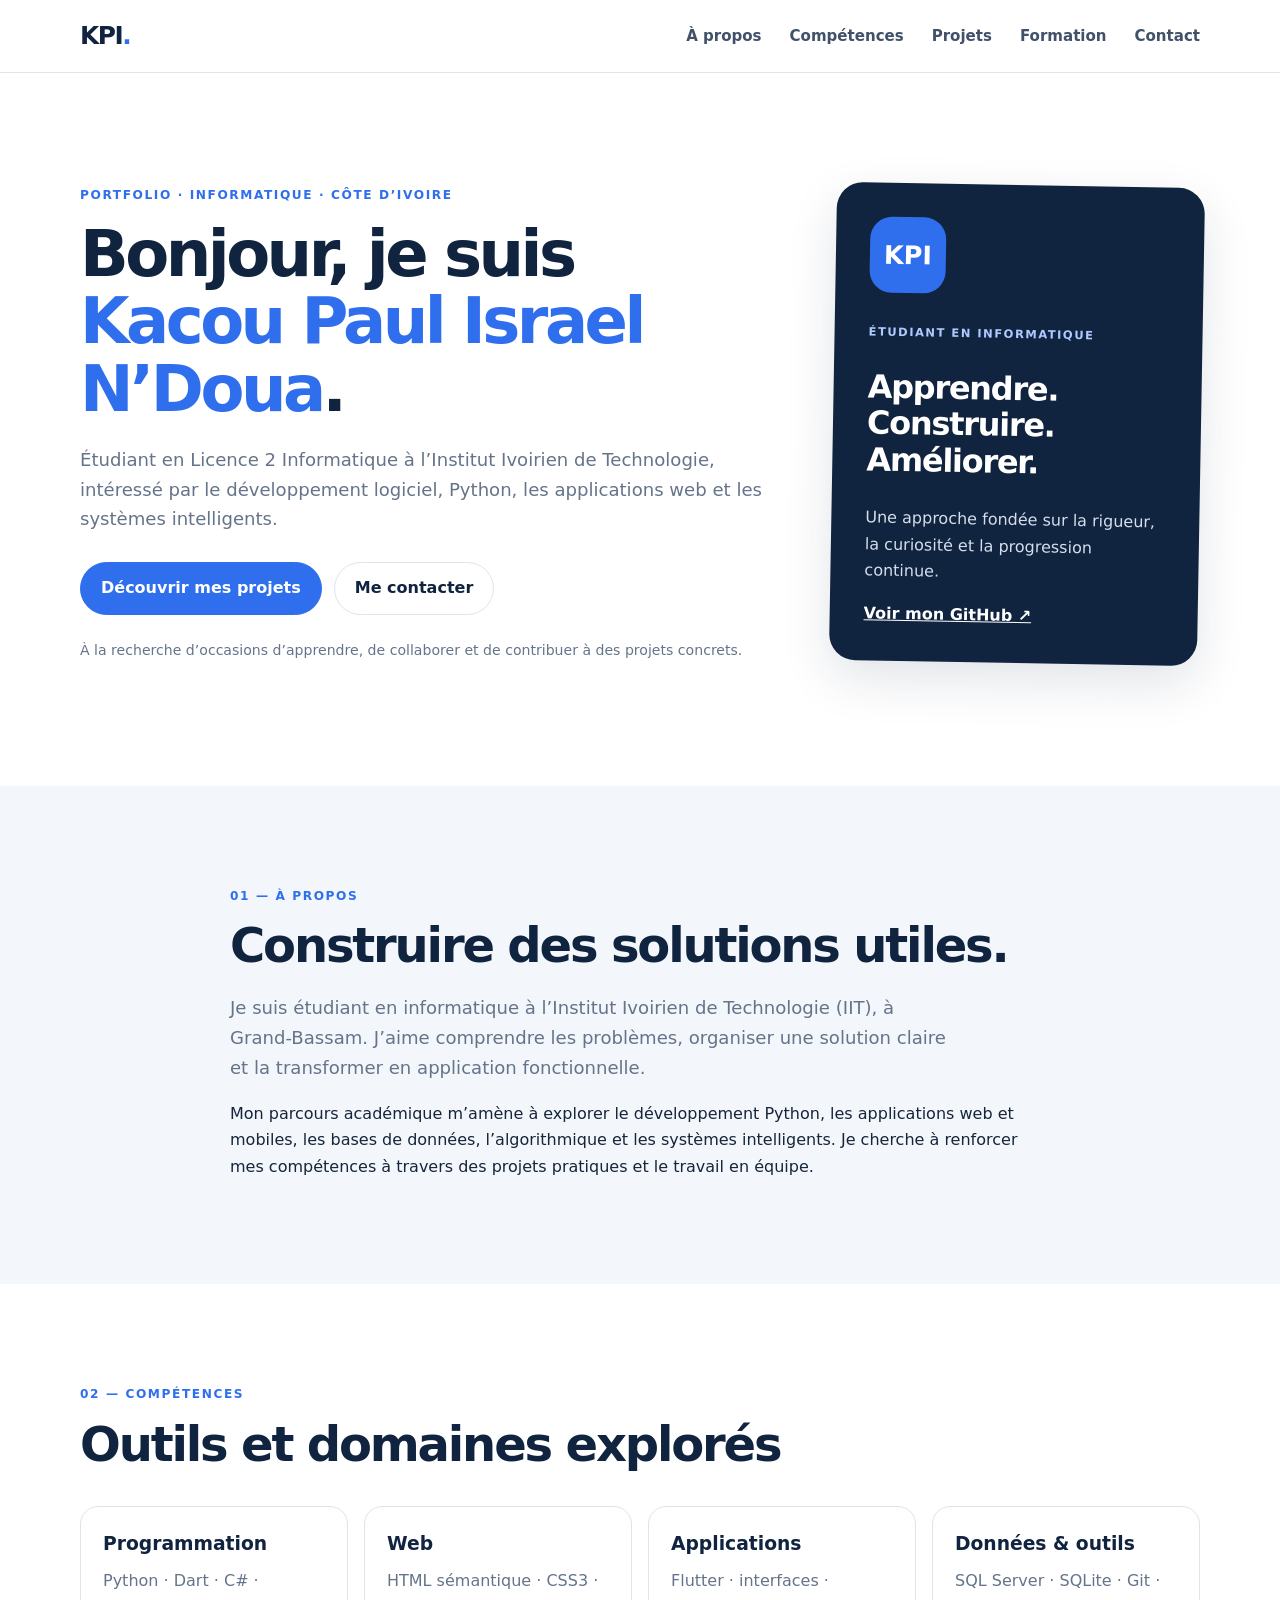
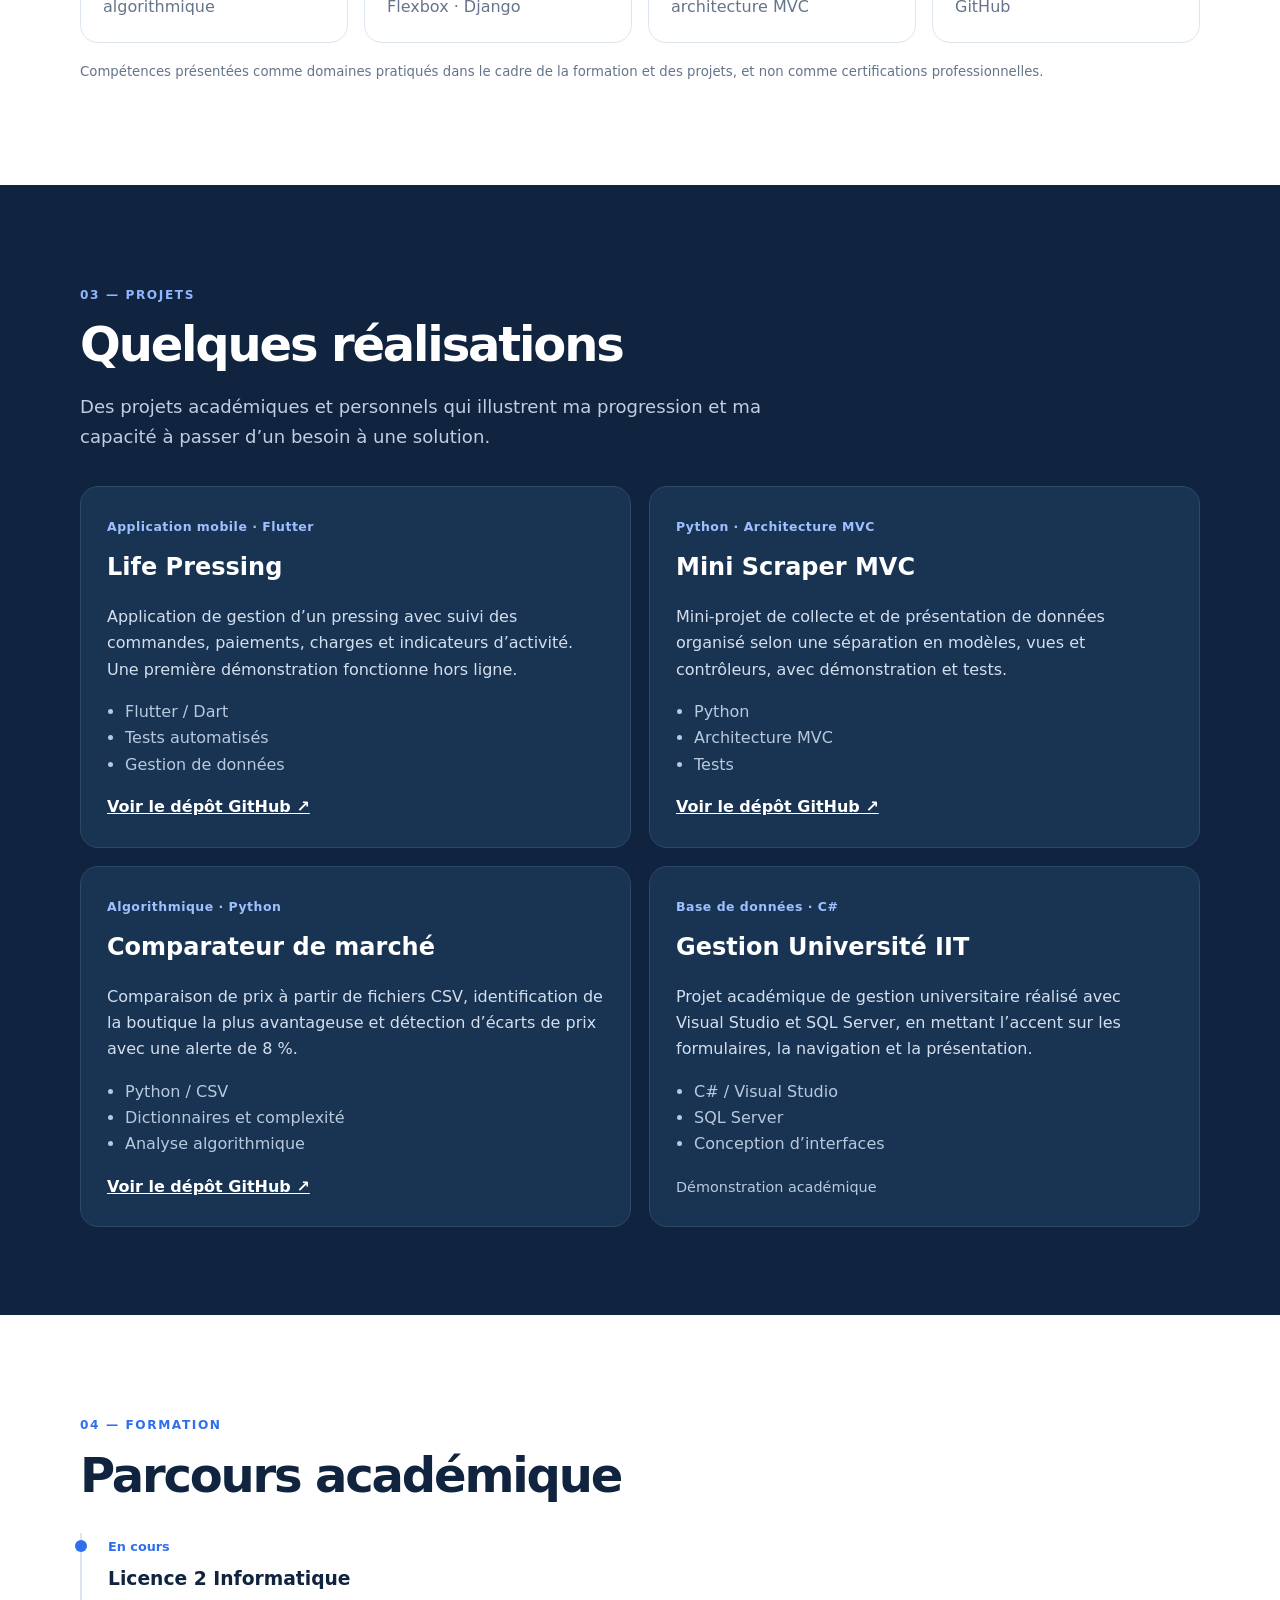
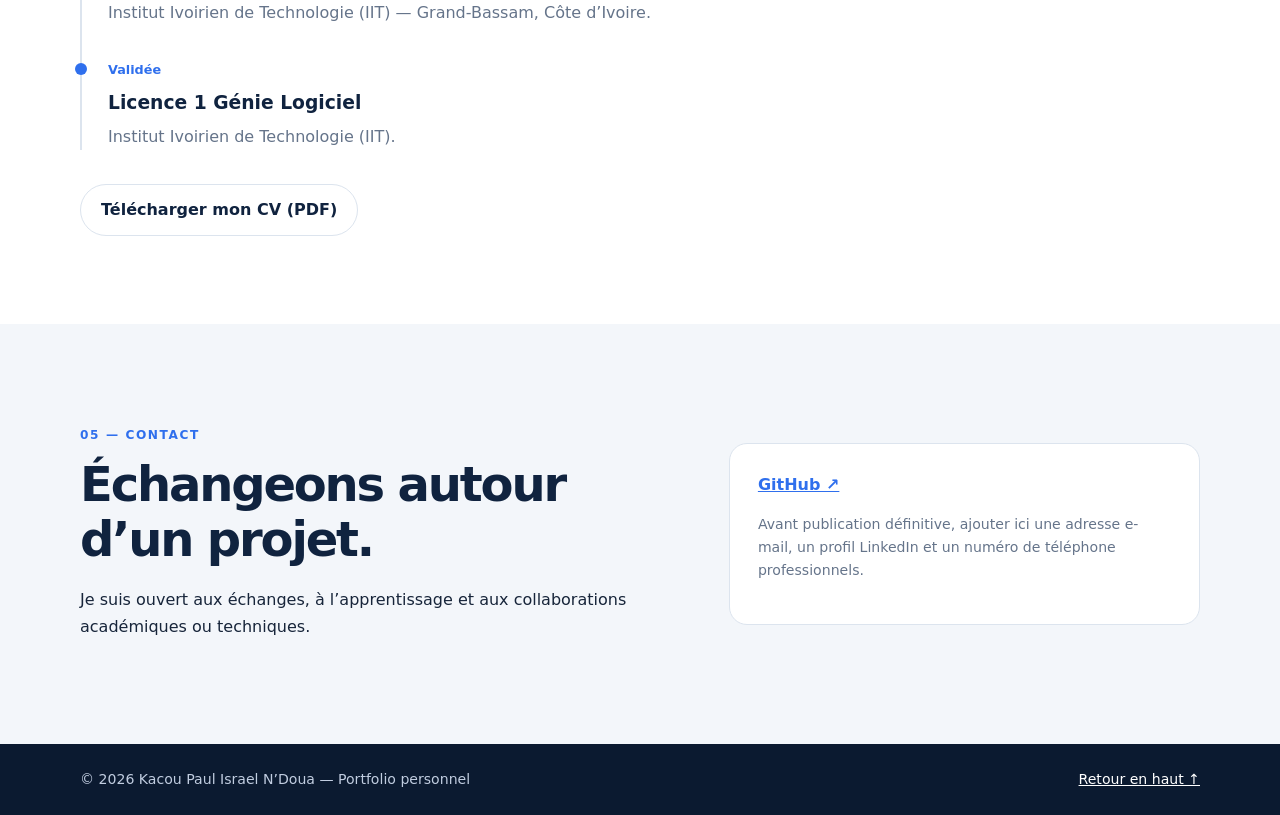
<file: index.html>
<!doctype html>
<html lang="fr">
<head>
  <meta charset="utf-8">
  <meta name="viewport" content="width=device-width, initial-scale=1">
  <meta name="description" content="Portfolio de Kacou Paul Israel N’Doua, étudiant en informatique à l’Institut Ivoirien de Technologie.">
  <meta name="theme-color" content="#10233f">
  <title>Kacou Paul Israel N’Doua — Portfolio</title>
  <link rel="stylesheet" href="style.css">
</head>
<body>
  <a class="skip-link" href="#contenu">Aller au contenu</a>
  <header class="site-header">
    <nav class="nav container" aria-label="Navigation principale">
      <a class="brand" href="#accueil" aria-label="Accueil">KPI<span>.</span></a>
      <button class="nav-toggle" aria-expanded="false" aria-controls="nav-links" aria-label="Ouvrir le menu">☰</button>
      <ul id="nav-links" class="nav-links">
        <li><a href="#apropos">À propos</a></li><li><a href="#competences">Compétences</a></li>
        <li><a href="#projets">Projets</a></li><li><a href="#formation">Formation</a></li><li><a href="#contact">Contact</a></li>
      </ul>
    </nav>
  </header>

  <main id="contenu">
    <section id="accueil" class="hero container">
      <div class="hero-copy">
        <p class="eyebrow">PORTFOLIO · INFORMATIQUE · CÔTE D’IVOIRE</p>
        <h1>Bonjour, je suis <span>Kacou Paul Israel N’Doua</span>.</h1>
        <p class="hero-lead">Étudiant en Licence 2 Informatique à l’Institut Ivoirien de Technologie, intéressé par le développement logiciel, Python, les applications web et les systèmes intelligents.</p>
        <div class="hero-actions"><a class="button primary" href="#projets">Découvrir mes projets</a><a class="button secondary" href="#contact">Me contacter</a></div>
        <p class="availability">À la recherche d’occasions d’apprendre, de collaborer et de contribuer à des projets concrets.</p>
      </div>
      <aside class="hero-card" aria-label="Présentation rapide">
        <div class="monogram">KPI</div><p class="card-label">ÉTUDIANT EN INFORMATIQUE</p><h2>Apprendre.<br>Construire.<br>Améliorer.</h2>
        <p>Une approche fondée sur la rigueur, la curiosité et la progression continue.</p>
        <a href="https://github.com/ndouakacoupaulisrael-boop" target="_blank" rel="noopener noreferrer">Voir mon GitHub ↗</a>
      </aside>
    </section>

    <section id="apropos" class="section section-soft"><div class="container narrow">
      <p class="eyebrow">01 — À PROPOS</p><h2 class="section-title">Construire des solutions utiles.</h2>
      <p class="section-intro">Je suis étudiant en informatique à l’Institut Ivoirien de Technologie (IIT), à Grand-Bassam. J’aime comprendre les problèmes, organiser une solution claire et la transformer en application fonctionnelle.</p>
      <p>Mon parcours académique m’amène à explorer le développement Python, les applications web et mobiles, les bases de données, l’algorithmique et les systèmes intelligents. Je cherche à renforcer mes compétences à travers des projets pratiques et le travail en équipe.</p>
    </div></section>

    <section id="competences" class="section container">
      <p class="eyebrow">02 — COMPÉTENCES</p><h2 class="section-title">Outils et domaines explorés</h2>
      <div class="skill-grid">
        <article class="skill-card"><h3>Programmation</h3><p>Python · Dart · C# · algorithmique</p></article>
        <article class="skill-card"><h3>Web</h3><p>HTML sémantique · CSS3 · Flexbox · Django</p></article>
        <article class="skill-card"><h3>Applications</h3><p>Flutter · interfaces · architecture MVC</p></article>
        <article class="skill-card"><h3>Données & outils</h3><p>SQL Server · SQLite · Git · GitHub</p></article>
      </div>
      <p class="small-note">Compétences présentées comme domaines pratiqués dans le cadre de la formation et des projets, et non comme certifications professionnelles.</p>
    </section>

    <section id="projets" class="section section-dark"><div class="container">
      <p class="eyebrow">03 — PROJETS</p><h2 class="section-title">Quelques réalisations</h2>
      <p class="section-intro">Des projets académiques et personnels qui illustrent ma progression et ma capacité à passer d’un besoin à une solution.</p>
      <div class="project-grid">
        <article class="project-card"><span class="project-type">Application mobile · Flutter</span><h3>Life Pressing</h3><p>Application de gestion d’un pressing avec suivi des commandes, paiements, charges et indicateurs d’activité. Une première démonstration fonctionne hors ligne.</p><ul><li>Flutter / Dart</li><li>Tests automatisés</li><li>Gestion de données</li></ul><a href="https://github.com/ndouakacoupaulisrael-boop/life-pressing" target="_blank" rel="noopener noreferrer">Voir le dépôt GitHub ↗</a></article>
        <article class="project-card"><span class="project-type">Python · Architecture MVC</span><h3>Mini Scraper MVC</h3><p>Mini-projet de collecte et de présentation de données organisé selon une séparation en modèles, vues et contrôleurs, avec démonstration et tests.</p><ul><li>Python</li><li>Architecture MVC</li><li>Tests</li></ul><a href="https://github.com/ndouakacoupaulisrael-boop/mini-scraper-mvc" target="_blank" rel="noopener noreferrer">Voir le dépôt GitHub ↗</a></article>
        <article class="project-card"><span class="project-type">Algorithmique · Python</span><h3>Comparateur de marché</h3><p>Comparaison de prix à partir de fichiers CSV, identification de la boutique la plus avantageuse et détection d’écarts de prix avec une alerte de 8 %.</p><ul><li>Python / CSV</li><li>Dictionnaires et complexité</li><li>Analyse algorithmique</li></ul><a href="https://github.com/ndouakacoupaulisrael-boop/comparateur-marche-algorithmique" target="_blank" rel="noopener noreferrer">Voir le dépôt GitHub ↗</a></article>
        <article class="project-card"><span class="project-type">Base de données · C#</span><h3>Gestion Université IIT</h3><p>Projet académique de gestion universitaire réalisé avec Visual Studio et SQL Server, en mettant l’accent sur les formulaires, la navigation et la présentation.</p><ul><li>C# / Visual Studio</li><li>SQL Server</li><li>Conception d’interfaces</li></ul><span class="project-private">Démonstration académique</span></article>
      </div>
    </div></section>

    <section id="formation" class="section container">
      <p class="eyebrow">04 — FORMATION</p><h2 class="section-title">Parcours académique</h2>
      <div class="timeline"><article><span>En cours</span><h3>Licence 2 Informatique</h3><p>Institut Ivoirien de Technologie (IIT) — Grand-Bassam, Côte d’Ivoire.</p></article><article><span>Validée</span><h3>Licence 1 Génie Logiciel</h3><p>Institut Ivoirien de Technologie (IIT).</p></article></div>
      <a class="button secondary" href="cv.pdf" download="CV-Kacou-Paul-Israel-NDoua.pdf">Télécharger mon CV (PDF)</a>
    </section>

    <section id="contact" class="section section-soft"><div class="container contact-layout">
      <div><p class="eyebrow">05 — CONTACT</p><h2 class="section-title">Échangeons autour d’un projet.</h2><p>Je suis ouvert aux échanges, à l’apprentissage et aux collaborations académiques ou techniques.</p></div>
      <div class="contact-card"><a href="https://github.com/ndouakacoupaulisrael-boop" target="_blank" rel="noopener noreferrer">GitHub ↗</a><p class="contact-placeholder">Avant publication définitive, ajouter ici une adresse e-mail, un profil LinkedIn et un numéro de téléphone professionnels.</p></div>
    </div></section>
  </main>
  <footer class="footer"><div class="container"><p>© <span id="year">2026</span> Kacou Paul Israel N’Doua — Portfolio personnel</p><a href="#accueil">Retour en haut ↑</a></div></footer>
  <script src="script.js" defer></script>
</body>
</html>
</file>
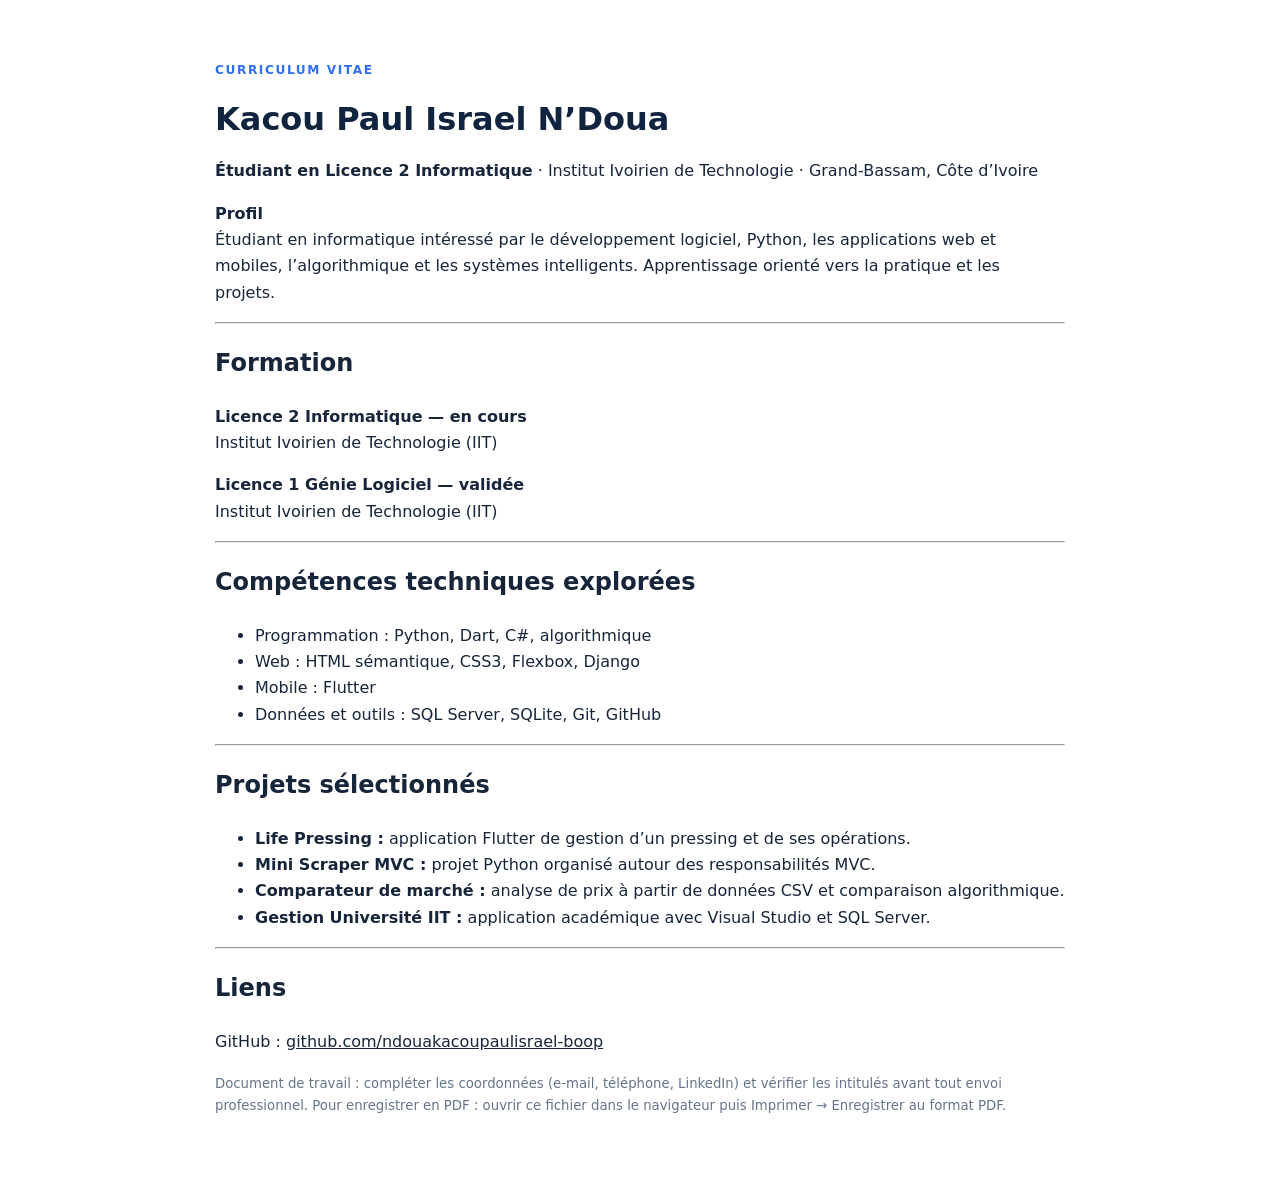
<file: cv.html>
<!doctype html><html lang="fr"><head><meta charset="utf-8"><meta name="viewport" content="width=device-width,initial-scale=1"><title>CV — Kacou Paul Israel N’Doua</title><link rel="stylesheet" href="style.css"></head><body><main class="container" style="max-width:850px;padding-block:48px"><p class="eyebrow">CURRICULUM VITAE</p><h1 style="color:#10233f;line-height:1.1">Kacou Paul Israel N’Doua</h1><p><strong>Étudiant en Licence 2 Informatique</strong> · Institut Ivoirien de Technologie · Grand-Bassam, Côte d’Ivoire</p><p><strong>Profil</strong><br>Étudiant en informatique intéressé par le développement logiciel, Python, les applications web et mobiles, l’algorithmique et les systèmes intelligents. Apprentissage orienté vers la pratique et les projets.</p><hr><h2>Formation</h2><p><strong>Licence 2 Informatique — en cours</strong><br>Institut Ivoirien de Technologie (IIT)</p><p><strong>Licence 1 Génie Logiciel — validée</strong><br>Institut Ivoirien de Technologie (IIT)</p><hr><h2>Compétences techniques explorées</h2><ul><li>Programmation : Python, Dart, C#, algorithmique</li><li>Web : HTML sémantique, CSS3, Flexbox, Django</li><li>Mobile : Flutter</li><li>Données et outils : SQL Server, SQLite, Git, GitHub</li></ul><hr><h2>Projets sélectionnés</h2><ul><li><strong>Life Pressing :</strong> application Flutter de gestion d’un pressing et de ses opérations.</li><li><strong>Mini Scraper MVC :</strong> projet Python organisé autour des responsabilités MVC.</li><li><strong>Comparateur de marché :</strong> analyse de prix à partir de données CSV et comparaison algorithmique.</li><li><strong>Gestion Université IIT :</strong> application académique avec Visual Studio et SQL Server.</li></ul><hr><h2>Liens</h2><p>GitHub : <a href="https://github.com/ndouakacoupaulisrael-boop">github.com/ndouakacoupaulisrael-boop</a></p><p class="small-note">Document de travail : compléter les coordonnées (e-mail, téléphone, LinkedIn) et vérifier les intitulés avant tout envoi professionnel. Pour enregistrer en PDF : ouvrir ce fichier dans le navigateur puis Imprimer → Enregistrer au format PDF.</p></main></body></html>
</file>
<file: style.css>
:root{--navy:#10233f;--navy-2:#183657;--blue:#2f6fed;--ink:#17253a;--muted:#65748a;--line:#dce4ee;--paper:#fff;--soft:#f3f6fa;--radius:18px;--shadow:0 18px 50px rgba(10,35,65,.12)}
*{box-sizing:border-box}html{scroll-behavior:smooth;scroll-padding-top:84px}body{margin:0;color:var(--ink);font-family:Inter,ui-sans-serif,system-ui,-apple-system,"Segoe UI",sans-serif;line-height:1.65}a{color:inherit}.container{width:min(1120px,calc(100% - 40px));margin-inline:auto}.narrow{max-width:820px}.skip-link{position:absolute;left:-999px;top:8px;background:#fff;padding:10px;z-index:20}.skip-link:focus{left:10px}.site-header{position:sticky;top:0;z-index:10;background:rgba(255,255,255,.94);backdrop-filter:blur(14px);border-bottom:1px solid var(--line)}.nav{height:72px;display:flex;align-items:center;justify-content:space-between}.brand{text-decoration:none;font-size:1.55rem;font-weight:850;letter-spacing:-.06em;color:var(--navy)}.brand span{color:var(--blue)}.nav-links{display:flex;gap:28px;list-style:none;margin:0;padding:0}.nav-links a{text-decoration:none;font-size:.94rem;font-weight:650;color:#41516a}.nav-links a:hover,.nav-links a:focus{color:var(--blue)}.nav-toggle{display:none;border:0;background:transparent;font-size:1.5rem}.hero{display:grid;grid-template-columns:1.3fr .7fr;gap:70px;align-items:center;padding-block:100px 110px}.eyebrow{color:var(--blue);font-size:.76rem;font-weight:800;letter-spacing:.13em}.hero h1{font-size:clamp(2.5rem,5vw,4.55rem);line-height:1.05;letter-spacing:-.055em;margin:16px 0 22px;color:var(--navy)}.hero h1 span{color:var(--blue)}.hero-lead,.section-intro{font-size:1.13rem;color:var(--muted);max-width:720px}.hero-actions{display:flex;gap:12px;flex-wrap:wrap;margin-top:28px}.button{display:inline-flex;align-items:center;justify-content:center;padding:12px 20px;border-radius:999px;text-decoration:none;font-weight:750;border:1px solid var(--line)}.button.primary{background:var(--blue);color:#fff;border-color:var(--blue)}.button.secondary{background:#fff;color:var(--navy)}.availability{font-size:.88rem;color:var(--muted);margin-top:24px}.hero-card{background:var(--navy);color:#fff;padding:34px;border-radius:26px;box-shadow:var(--shadow);transform:rotate(1deg)}.monogram{display:grid;place-items:center;width:76px;height:76px;border-radius:22px;background:#2f6fed;font-weight:900;font-size:1.6rem}.card-label{font-size:.72rem;letter-spacing:.13em;color:#aecaff;font-weight:800;margin-top:30px}.hero-card h2{font-size:2rem;line-height:1.15;letter-spacing:-.04em}.hero-card p:not(.card-label){color:#d4deec}.hero-card a{color:#fff;font-weight:700}.section{padding-block:88px}.section-soft{background:var(--soft)}.section-title{font-size:clamp(2rem,4vw,3rem);letter-spacing:-.045em;line-height:1.15;color:var(--navy);margin:10px 0 20px}.skill-grid{display:grid;grid-template-columns:repeat(4,1fr);gap:16px;margin-top:34px}.skill-card{border:1px solid var(--line);padding:22px;border-radius:var(--radius);background:white}.skill-card h3{margin:0 0 8px;color:var(--navy)}.skill-card p{margin:0;color:var(--muted)}.small-note{font-size:.83rem;color:var(--muted);margin-top:18px}.section-dark{background:var(--navy);color:#fff}.section-dark .section-title{color:#fff}.section-dark .section-intro{color:#bfcee1}.section-dark .eyebrow{color:#8fb6ff}.project-grid{display:grid;grid-template-columns:repeat(2,1fr);gap:18px;margin-top:34px}.project-card{background:#193453;border:1px solid #2c496b;border-radius:var(--radius);padding:26px}.project-type{color:#9fc0ff;font-size:.78rem;font-weight:750;letter-spacing:.04em}.project-card h3{font-size:1.5rem;margin:9px 0}.project-card p{color:#d4dfed}.project-card ul{padding-left:18px;color:#b8c9dd}.project-card a{color:#fff;font-weight:750}.project-private{color:#b8c9dd;font-size:.9rem}.timeline{border-left:2px solid var(--line);padding-left:26px;margin:30px 0 34px}.timeline article{position:relative;margin:0 0 30px}.timeline article:before{content:"";position:absolute;width:12px;height:12px;border-radius:50%;background:var(--blue);left:-33px;top:7px}.timeline span{color:var(--blue);font-weight:800;font-size:.8rem}.timeline h3{margin:5px 0;color:var(--navy)}.timeline p{margin:0;color:var(--muted)}.contact-layout{display:grid;grid-template-columns:1fr .8fr;gap:60px;align-items:center}.contact-card{background:#fff;border:1px solid var(--line);padding:28px;border-radius:var(--radius)}.contact-card>a{font-weight:800;color:var(--blue)}.contact-placeholder{font-size:.88rem;color:var(--muted)}.footer{background:#0b1a30;color:#c1cde0;padding:24px 0}.footer .container{display:flex;justify-content:space-between;gap:20px;align-items:center}.footer p{margin:0;font-size:.88rem}.footer a{font-size:.88rem;color:#fff}
@media(max-width:850px){.hero{grid-template-columns:1fr;gap:36px;padding-block:70px}.hero-card{max-width:500px;transform:none}.skill-grid{grid-template-columns:repeat(2,1fr)}.contact-layout{grid-template-columns:1fr;gap:20px}}
@media(max-width:620px){.container{width:min(100% - 28px,1120px)}.nav{height:64px}.nav-toggle{display:block}.nav-links{display:none;position:absolute;top:64px;left:0;right:0;background:#fff;border-bottom:1px solid var(--line);padding:18px 24px 24px;flex-direction:column;gap:12px}.nav-links.open{display:flex}.hero{padding-block:55px 70px}.hero h1{font-size:2.55rem}.section{padding-block:66px}.skill-grid,.project-grid{grid-template-columns:1fr}.footer .container{align-items:flex-start;flex-direction:column;gap:8px}}
@media print{.site-header,.hero-actions,.footer,.button{display:none!important}body{font-size:11pt}.hero,.section{padding:20px 0}.section-dark{background:#fff;color:#111}.section-dark .section-title,.project-card h3{color:#111}.project-card{background:#fff;border-color:#bbb}.project-card p,.project-card ul{color:#333}}
</file>
